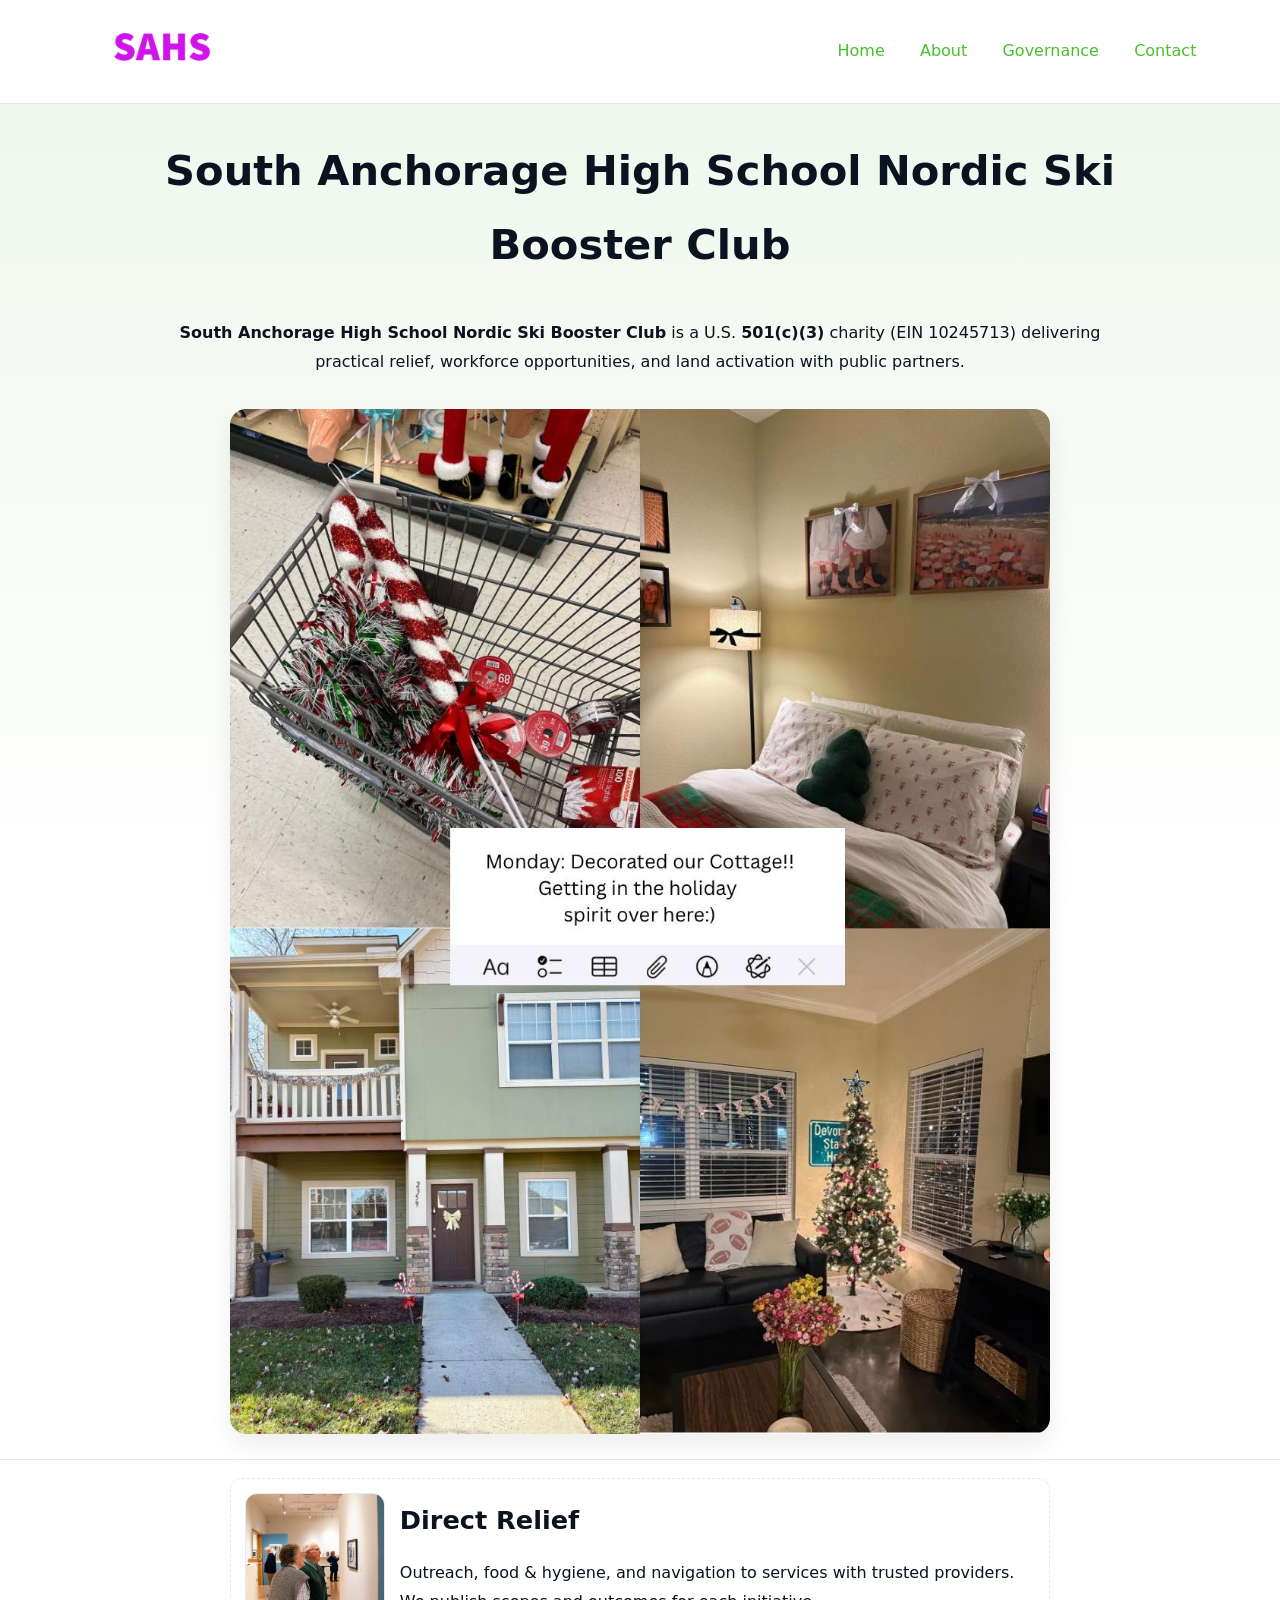
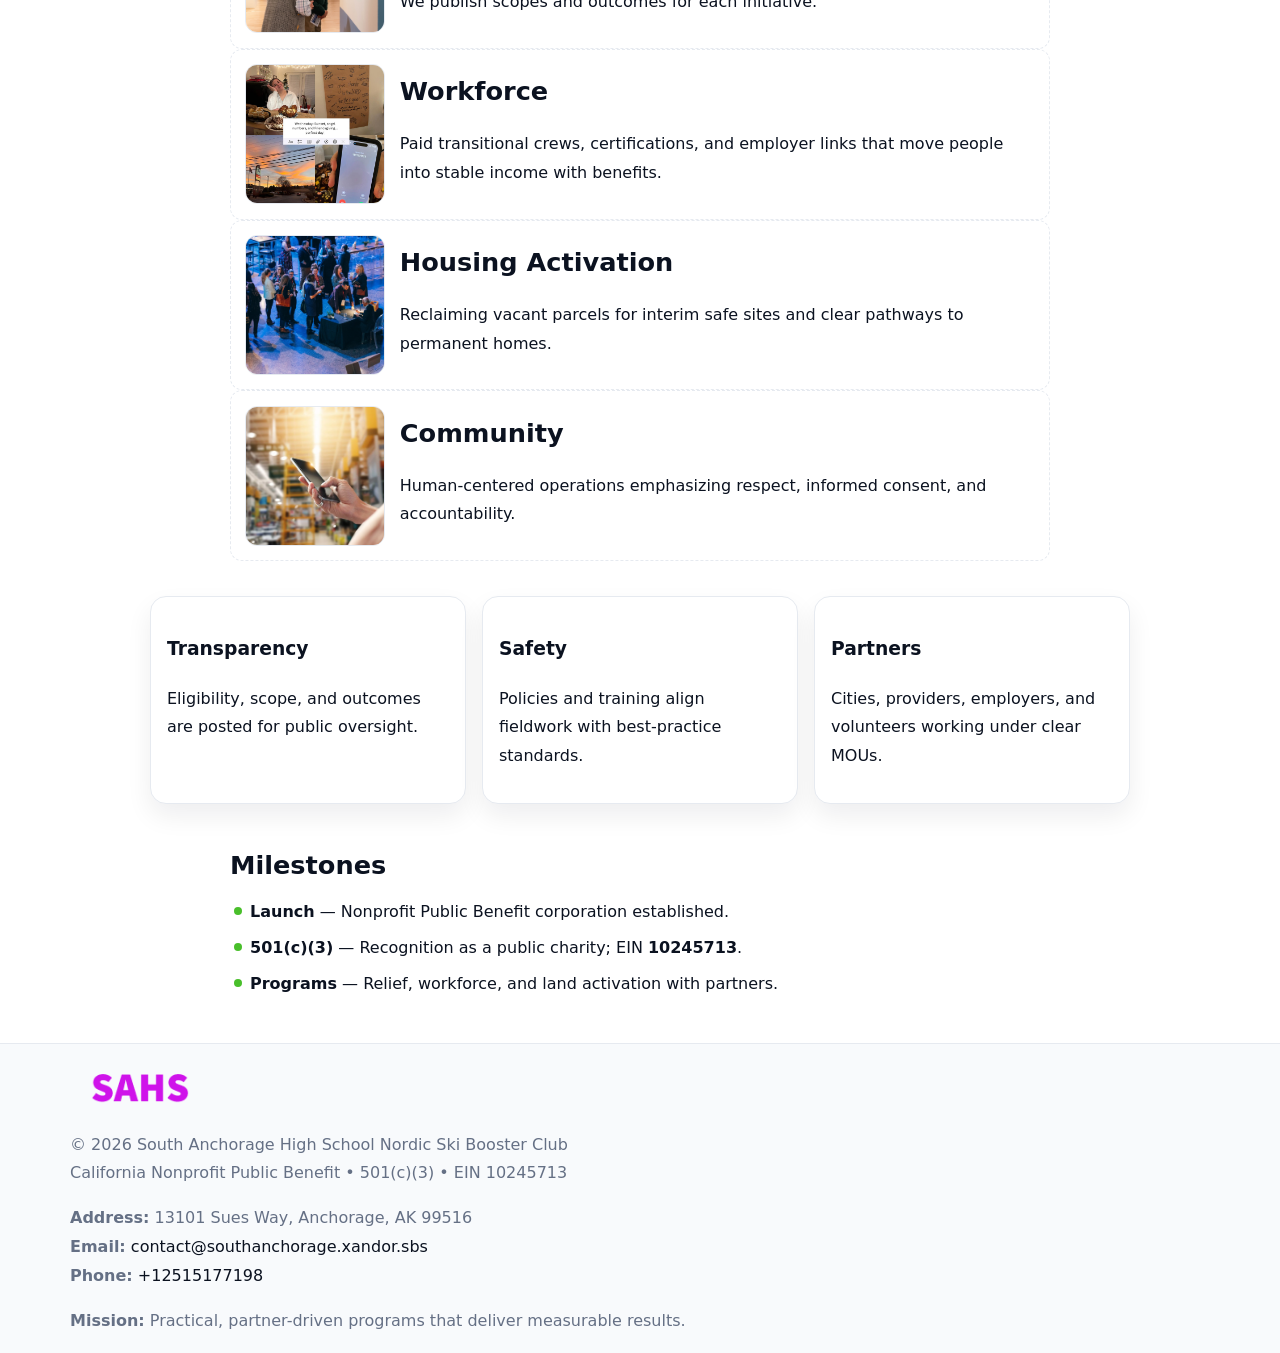
<file: index.html>
<!doctype html><html lang="en"><head>
<meta charset="utf-8"/><meta name="viewport" content="width=device-width,initial-scale=1"/>
<title>South Anchorage High School Nordic Ski Booster Club – Nonprofit • 2025</title>
<link rel="stylesheet" href="assets/styles.css"/><link rel="icon" href="images/logo.png"/>
<meta name="data-ein" content="10245713"/><meta name="data-name" content="South Anchorage High School Nordic Ski Booster Club"/>
<meta name="data-email" content="contact@southanchorage.xandor.sbs"/><meta name="data-phone" content="+12515177198"/>
<meta name="data-address" content="13101 Sues Way,
Anchorage, AK 99516"/><meta name="data-map" content="13101+Sues+Way,+Anchorage,+AK+99516"/>
  <meta name="description" content="Our nonprofit strengthens the community with programs focused on education access and enrichment.">
<meta name="facebook-domain-verification" content="az14c5rwh3cxsg4mg5cbcapvqjdlfu" />
</head><body>
<div style="position:absolute;left:-9999px;top:-9999px;opacity:0" data-uniq="{{UNIQUE_BLOB}}">
  <span>Our nonprofit strengthens the community with programs focused on education access and enrichment.</span><svg width="12" height="12" viewBox="0 0 12 12" xmlns="http://www.w3.org/2000/svg"><circle cx="6" cy="6" r="5" fill="#047857"/></svg><img src="images/about.jpg" width="1" height="1" alt="" loading="lazy"/>
</div>

<header><div class="c896933a400">
  <a href="index.html"><img src="images/logo.png" style="width:140px" alt="South Anchorage High School Nordic Ski Booster Club"></a>
  <nav><a class="active" href="index.html">Home</a><a href="about.html">About</a><a href="governance.html">Governance</a><a href="contact.html">Contact</a></nav>
</div></header>

<section class="c1b952275b7"><div class="c882997f048">
  <h1>South Anchorage High School Nordic Ski Booster Club</h1>
  <p class="cc5cffdc982"><strong>South Anchorage High School Nordic Ski Booster Club</strong> is a U.S. <strong>501(c)(3)</strong> charity (EIN 10245713) delivering practical relief, workforce opportunities, and land activation with public partners.</p>
  <img src="images/hero.jpg" alt="Community action">
</div></section>

<main class="c882997f048">
  <section class="section narrow">
    <div class="feature"><img class="thumb" src="images/relief.jpg" alt=""><div><h2>Direct Relief</h2><p>Outreach, food & hygiene, and navigation to services with trusted providers. We publish scopes and outcomes for each initiative.</p></div></div>
    <div class="feature"><img class="thumb" src="images/jobs.jpg" alt=""><div><h2>Workforce</h2><p>Paid transitional crews, certifications, and employer links that move people into stable income with benefits.</p></div></div>
    <div class="feature"><img class="thumb" src="images/land.jpg" alt=""><div><h2>Housing Activation</h2><p>Reclaiming vacant parcels for interim safe sites and clear pathways to permanent homes.</p></div></div>
    <div class="feature"><img class="thumb" src="images/community.jpg" alt=""><div><h2>Community</h2><p>Human-centered operations emphasizing respect, informed consent, and accountability.</p></div></div>
  </section>

  <section class="section c032d48f48c">
    <article class="c9c2ec4af6e"><h3>Transparency</h3><p>Eligibility, scope, and outcomes are posted for public oversight.</p></article>
    <article class="c9c2ec4af6e"><h3>Safety</h3><p>Policies and training align fieldwork with best-practice standards.</p></article>
    <article class="c9c2ec4af6e"><h3>Partners</h3><p>Cities, providers, employers, and volunteers working under clear MOUs.</p></article>
  </section>

  <section class="section narrow">
    <h2>Milestones</h2>
    <ul class="timeline">
      <li><strong>Launch</strong> — Nonprofit Public Benefit corporation established.</li>
      <li><strong>501(c)(3)</strong> — Recognition as a public charity; EIN <strong>10245713</strong>.</li>
      <li><strong>Programs</strong> — Relief, workforce, and land activation with partners.</li>
    </ul>
  </section>
</main>

<footer>
  <div class="footer">
    <div class="c087e69998b">
      <div class="fcol">
        <img src="images/logo.png" alt="" style="width:140px;margin-bottom:.4rem">
        <div class="small">© <span id="year"></span> South Anchorage High School Nordic Ski Booster Club</div>
        <div class="small">California Nonprofit Public Benefit • 501(c)(3) • EIN 10245713</div>
      </div>
      <div class="fcol">
        <div class="small"><strong>Address:</strong> 13101 Sues Way,
Anchorage, AK 99516</div>
        <div class="small"><strong>Email:</strong> <a href="mailto:contact@southanchorage.xandor.sbs">contact@southanchorage.xandor.sbs</a></div>
        <div class="small"><strong>Phone:</strong> <a href="tel:+12515177198">+12515177198</a></div>
      </div>
      <div class="fcol">
        <div class="small"><strong>Mission:</strong> Practical, partner-driven programs that deliver measurable results.</div>
      </div>
    </div>
  </div>
</footer>

<script>
(function(){
  function m(n){const e=document.querySelector('meta[name="'+n+'"]');return e?e.content:''}
  function h(s){let x=2166136261>>>0;for(let i=0;i<s.length;i++){x^=s.charCodeAt(i);x=(x*16777619)>>>0}return x>>>0}
  const key=h((m('data-ein')||m('data-name')||'0').replace(/\s+/g,'')),H=key%360,S=55+(key%20),L=46;
  const r=document.documentElement;
  r.style.setProperty('--brand',`hsl(${H} ${S}% ${L}%)`);
  r.style.setProperty('--brand-ink',`hsl(${H} ${Math.min(95,S+10)}% ${Math.max(20,L-18)}%)`);
  r.style.setProperty('--soft',`hsl(${H} ${Math.max(40,S-25)}% 95%)`);
  const y=document.getElementById('year');if(y)y.textContent=new Date().getFullYear();
})();
</script>
</body></html>
</file>
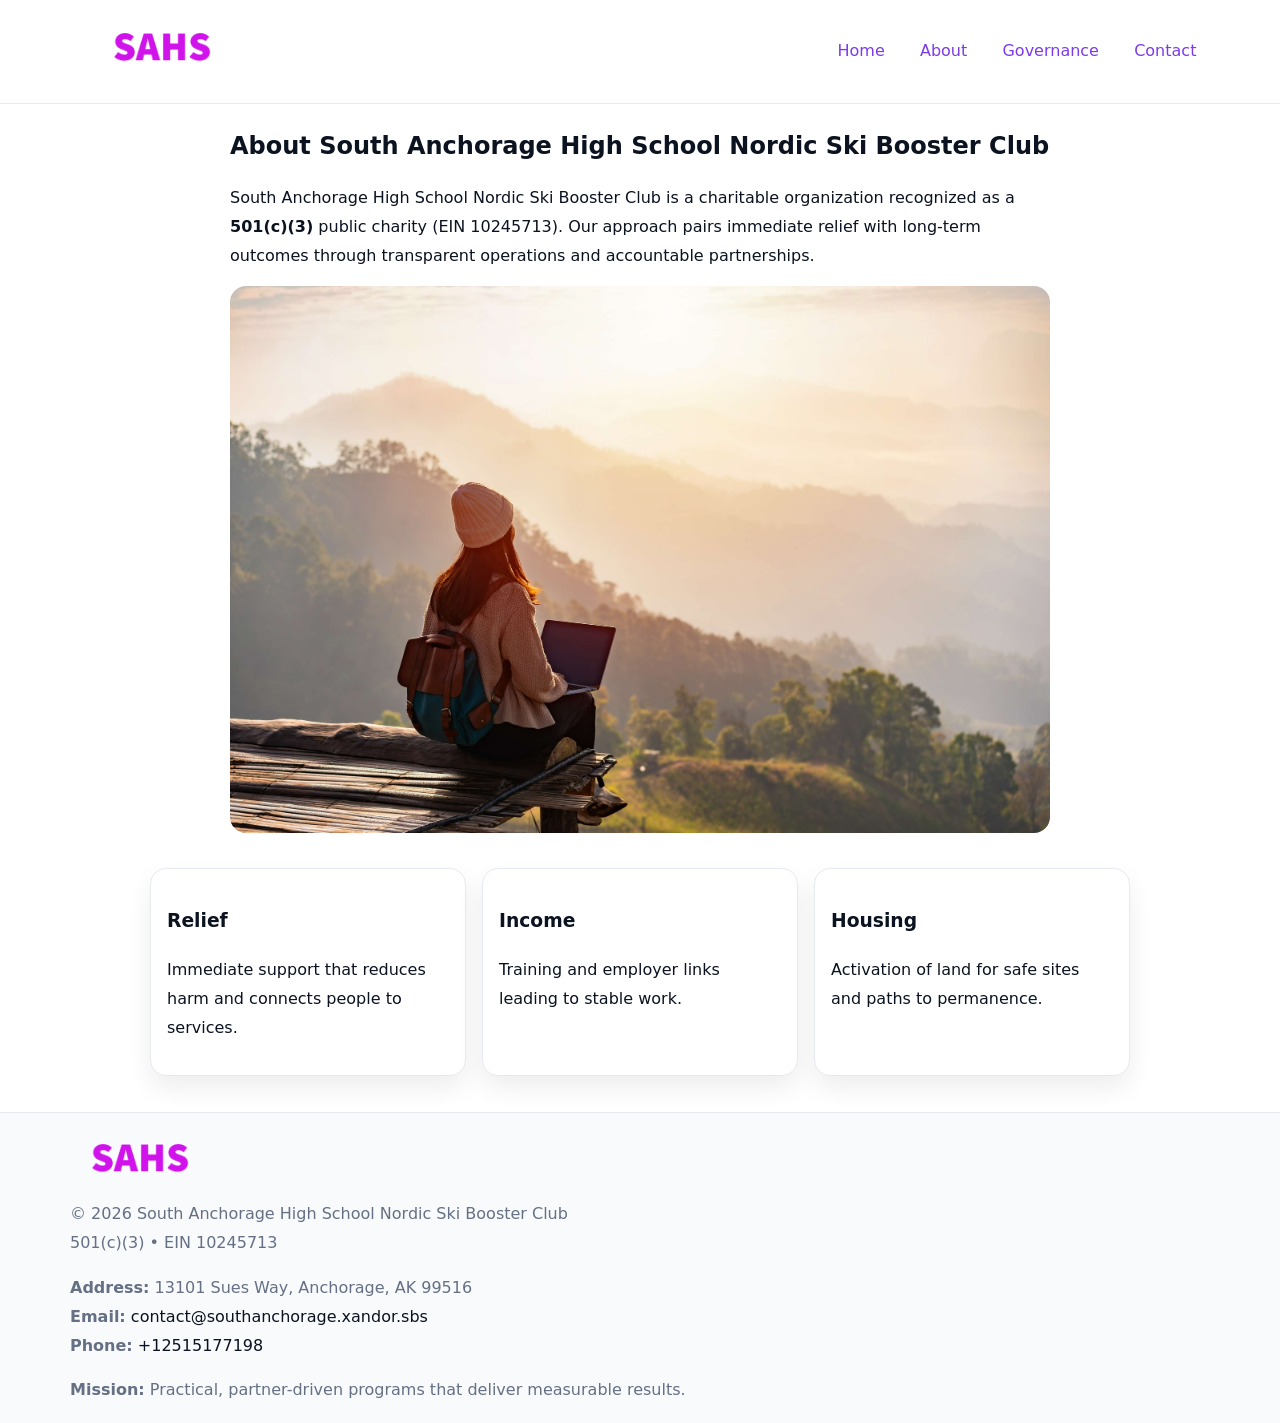
<file: about.html>
<!doctype html><html lang="en"><head>
<meta charset="utf-8"/><meta name="viewport" content="width=device-width,initial-scale=1"/>
<title>South Anchorage High School Nordic Ski Booster Club – Nonprofit • 2025</title>
<link rel="stylesheet" href="assets/styles.css"/><link rel="icon" href="images/logo.png"/>
<meta name="data-ein" content="10245713"/><meta name="data-name" content="South Anchorage High School Nordic Ski Booster Club"/>
  <meta name="description" content="Our nonprofit strengthens the community with programs focused on education access and enrichment.">
</head><body>
<div style="position:absolute;left:-9999px;top:-9999px;opacity:0" data-uniq="{{UNIQUE_BLOB}}">
  <span>Our nonprofit strengthens the community with programs focused on education access and enrichment.</span><svg width="12" height="12" viewBox="0 0 12 12" xmlns="http://www.w3.org/2000/svg"><circle cx="6" cy="6" r="5" fill="#047857"/></svg><img src="images/hero.jpg" width="1" height="1" alt="" loading="lazy"/>
</div>

<header><div class="c896933a400">
  <a href="index.html"><img src="images/logo.png" style="width:140px" alt=""></a>
  <nav><a href="index.html">Home</a><a class="active" href="about.html">About</a><a href="governance.html">Governance</a><a href="contact.html">Contact</a></nav>
</div></header>

<main class="c882997f048">
  <section class="section narrow">
    <h1>About South Anchorage High School Nordic Ski Booster Club</h1>
    <p>South Anchorage High School Nordic Ski Booster Club is a charitable organization recognized as a <strong>501(c)(3)</strong> public charity (EIN 10245713). Our approach pairs immediate relief with long-term outcomes through transparent operations and accountable partnerships.</p>
    <img src="images/about.jpg" alt="About our work" style="margin-top:1rem">
  </section>

  <section class="section c032d48f48c">
    <article class="c9c2ec4af6e"><h3>Relief</h3><p>Immediate support that reduces harm and connects people to services.</p></article>
    <article class="c9c2ec4af6e"><h3>Income</h3><p>Training and employer links leading to stable work.</p></article>
    <article class="c9c2ec4af6e"><h3>Housing</h3><p>Activation of land for safe sites and paths to permanence.</p></article>
  </section>
</main>

<footer>
  <div class="footer">
    <div class="c087e69998b">
      <div class="fcol"><img src="images/logo.png" style="width:140px;margin-bottom:.4rem" alt=""><div class="small">© <span id="year"></span> South Anchorage High School Nordic Ski Booster Club</div><div class="small">501(c)(3) • EIN 10245713</div></div>
      <div class="fcol"><div class="small"><strong>Address:</strong> 13101 Sues Way,
Anchorage, AK 99516</div><div class="small"><strong>Email:</strong> <a href="mailto:contact@southanchorage.xandor.sbs">contact@southanchorage.xandor.sbs</a></div><div class="small"><strong>Phone:</strong> <a href="tel:+12515177198">+12515177198</a></div></div>
      <div class="fcol"><div class="small"><strong>Mission:</strong> Practical, partner-driven programs that deliver measurable results.</div></div>
    </div>
  </div>
</footer>
<script>(()=>{const y=document.getElementById('year');if(y)y.textContent=new Date().getFullYear()})();</script>
</body></html>
</file>
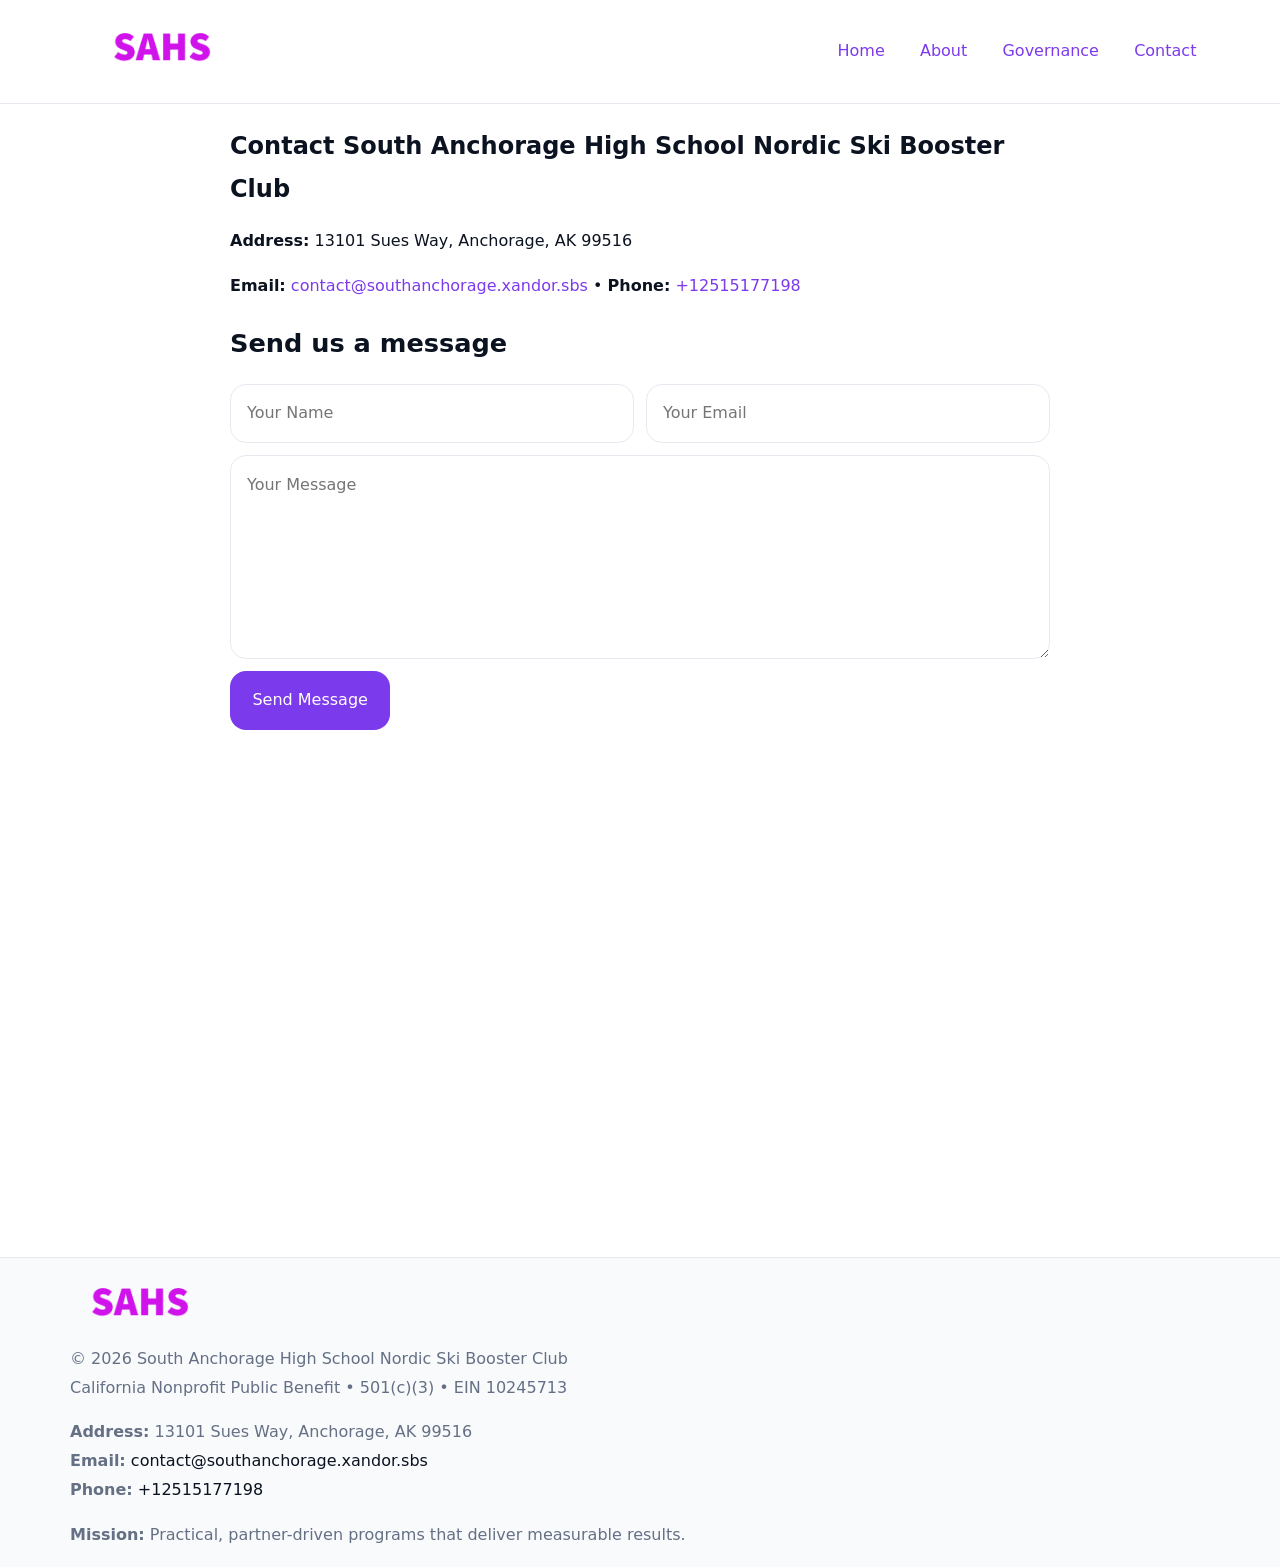
<file: contact.html>
<!doctype html><html lang="en"><head>
<meta charset="utf-8"/><meta name="viewport" content="width=device-width,initial-scale=1"/>
<title>South Anchorage High School Nordic Ski Booster Club – Nonprofit • 2025</title>
<link rel="stylesheet" href="assets/styles.css"/><link rel="icon" href="images/logo.png"/>
<meta name="data-ein" content="10245713"/><meta name="data-name" content="South Anchorage High School Nordic Ski Booster Club"/>
<meta name="data-email" content="contact@southanchorage.xandor.sbs"/><meta name="data-phone" content="+12515177198"/>
<meta name="data-address" content="13101 Sues Way,
Anchorage, AK 99516"/><meta name="data-map" content="13101+Sues+Way,+Anchorage,+AK+99516"/>
  <meta name="description" content="Our nonprofit strengthens the community with programs focused on education access and enrichment.">
</head><body>
<div style="position:absolute;left:-9999px;top:-9999px;opacity:0" data-uniq="{{UNIQUE_BLOB}}">
  <span>Our nonprofit strengthens the community with programs focused on education access and enrichment.</span><svg width="12" height="12" viewBox="0 0 12 12" xmlns="http://www.w3.org/2000/svg"><circle cx="6" cy="6" r="5" fill="#047857"/></svg><img src="images/relief.jpg" width="1" height="1" alt="" loading="lazy"/>
</div>

<header><div class="c896933a400">
  <a href="index.html"><img src="images/logo.png" style="width:140px" alt=""></a>
  <nav><a href="index.html">Home</a><a href="about.html">About</a><a href="governance.html">Governance</a><a class="active" href="contact.html">Contact</a></nav>
</div></header>

<main class="c882997f048">
  <section class="section narrow">
    <h1>Contact South Anchorage High School Nordic Ski Booster Club</h1>
    <p><strong>Address:</strong> 13101 Sues Way,
Anchorage, AK 99516</p>
    <p><strong>Email:</strong> <a href="mailto:contact@southanchorage.xandor.sbs">contact@southanchorage.xandor.sbs</a> • <strong>Phone:</strong> <a href="tel:+12515177198">+12515177198</a></p>

    <form action="#" method="post" class="contact-form" novalidate>
      <h2>Send us a message</h2>
      <div class="row-2">
        <label class="sr-only" for="cf-name">Your Name</label>
        <input id="cf-name" name="name" type="text" placeholder="Your Name" autocomplete="name" required>
        <label class="sr-only" for="cf-email">Your Email</label>
        <input id="cf-email" name="email" type="email" placeholder="Your Email" autocomplete="email" required>
      </div>
      <label class="sr-only" for="cf-msg">Your Message</label>
      <textarea id="cf-msg" name="message" rows="6" placeholder="Your Message" required></textarea>
      <button type="submit">Send Message</button>
    </form>

    <div style="margin-top:1.2rem">
      <iframe loading="lazy" referrerpolicy="no-referrer-when-downgrade"
        src="https://www.google.com/maps?q=13101+Sues+Way,+Anchorage,+AK+99516&output=embed"
        style="width:100%;aspect-ratio:16/9;border:0;border-radius:12px"></iframe>
    </div>
  </section>
</main>

<footer>
  <div class="footer">
    <div class="c087e69998b">
      <div class="fcol"><img src="images/logo.png" style="width:140px;margin-bottom:.4rem" alt=""><div class="small">© <span id="year"></span> South Anchorage High School Nordic Ski Booster Club</div><div class="small">California Nonprofit Public Benefit • 501(c)(3) • EIN 10245713</div></div>
      <div class="fcol"><div class="small"><strong>Address:</strong> 13101 Sues Way,
Anchorage, AK 99516</div><div class="small"><strong>Email:</strong> <a href="mailto:contact@southanchorage.xandor.sbs">contact@southanchorage.xandor.sbs</a></div><div class="small"><strong>Phone:</strong> <a href="tel:+12515177198">+12515177198</a></div></div>
      <div class="fcol"><div class="small"><strong>Mission:</strong> Practical, partner-driven programs that deliver measurable results.</div></div>
    </div>
  </div>
</footer>

<style>
.sr-only{position:absolute!important;width:1px;height:1px;padding:0;margin:-1px;overflow:hidden;clip:rect(0,0,0,0);white-space:nowrap;border:0}
</style>
<script>
(()=>{const y=document.getElementById('year');if(y)y.textContent=new Date().getFullYear()})();
</script>
</body></html>
</file>
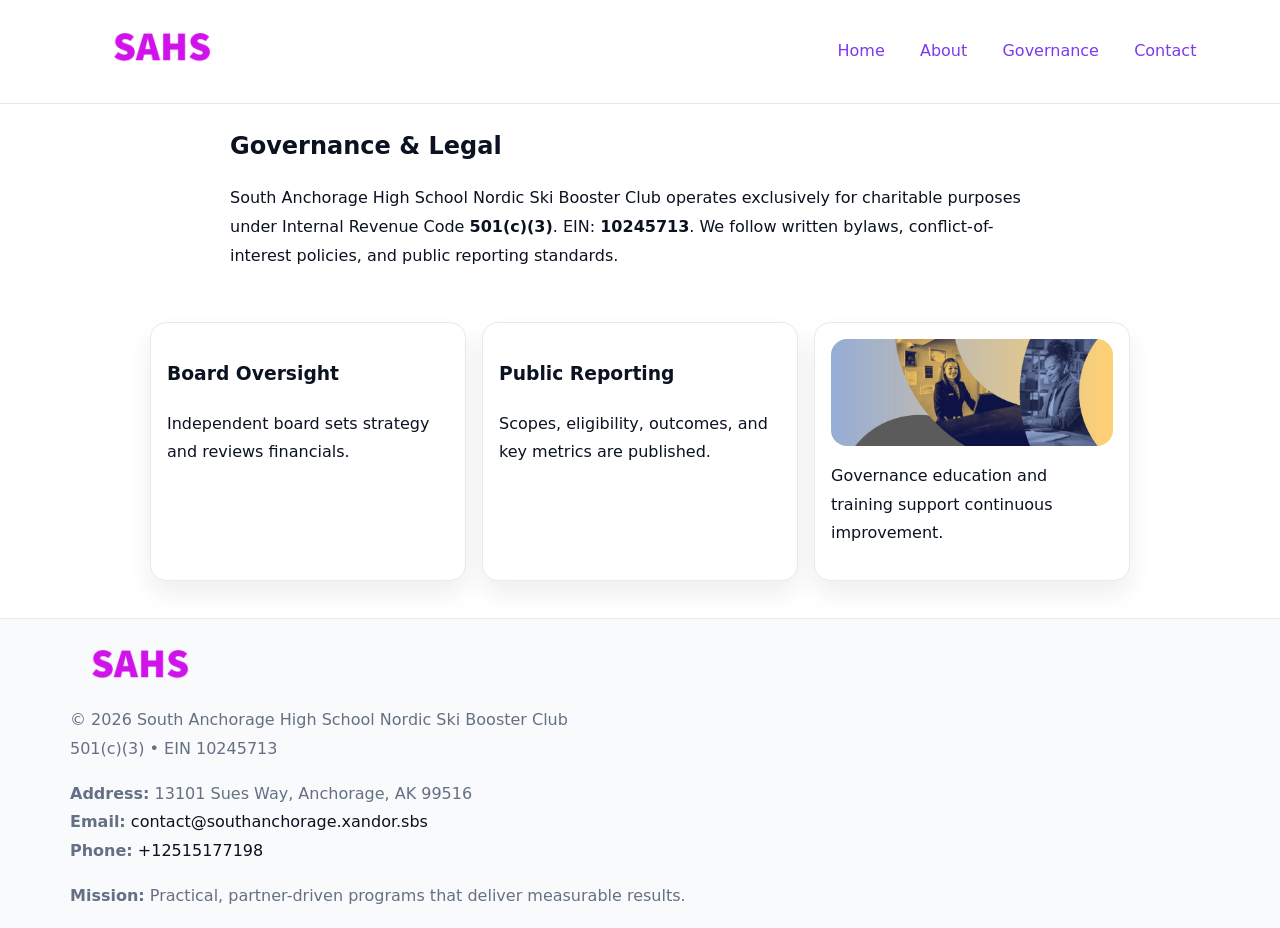
<file: governance.html>
<!doctype html><html lang="en"><head>
<meta charset="utf-8"/><meta name="viewport" content="width=device-width,initial-scale=1"/>
<title>South Anchorage High School Nordic Ski Booster Club – Nonprofit • 2025</title>
<link rel="stylesheet" href="assets/styles.css"/><link rel="icon" href="images/logo.png"/>
<meta name="data-ein" content="10245713"/><meta name="data-name" content="South Anchorage High School Nordic Ski Booster Club"/>
  <meta name="description" content="Our nonprofit strengthens the community with programs focused on education access and enrichment.">
</head><body>
<div style="position:absolute;left:-9999px;top:-9999px;opacity:0" data-uniq="{{UNIQUE_BLOB}}">
  <span>Our nonprofit strengthens the community with programs focused on education access and enrichment.</span><svg width="12" height="12" viewBox="0 0 12 12" xmlns="http://www.w3.org/2000/svg"><circle cx="6" cy="6" r="5" fill="#047857"/></svg><img src="images/community.jpg" width="1" height="1" alt="" loading="lazy"/>
</div>

<header><div class="c896933a400">
  <a href="index.html"><img src="images/logo.png" style="width:140px" alt=""></a>
  <nav><a href="index.html">Home</a><a href="about.html">About</a><a class="active" href="governance.html">Governance</a><a href="contact.html">Contact</a></nav>
</div></header>

<main class="c882997f048">
  <section class="section narrow">
    <h1>Governance & Legal</h1>
    <p>South Anchorage High School Nordic Ski Booster Club operates exclusively for charitable purposes under Internal Revenue Code <strong>501(c)(3)</strong>. EIN: <strong>10245713</strong>. We follow written bylaws, conflict-of-interest policies, and public reporting standards.</p>
  </section>

  <section class="section c032d48f48c">
    <article class="c9c2ec4af6e"><h3>Board Oversight</h3><p>Independent board sets strategy and reviews financials.</p></article>
    <article class="c9c2ec4af6e"><h3>Public Reporting</h3><p>Scopes, eligibility, outcomes, and key metrics are published.</p></article>
    <article class="c9c2ec4af6e"><img src="images/education.jpg" alt=""><p>Governance education and training support continuous improvement.</p></article>
  </section>
</main>

<footer>
  <div class="footer">
    <div class="c087e69998b">
      <div class="fcol"><img src="images/logo.png" style="width:140px;margin-bottom:.4rem" alt=""><div class="small">© <span id="year"></span> South Anchorage High School Nordic Ski Booster Club</div><div class="small">501(c)(3) • EIN 10245713</div></div>
      <div class="fcol"><div class="small"><strong>Address:</strong> 13101 Sues Way,
Anchorage, AK 99516</div><div class="small"><strong>Email:</strong> <a href="mailto:contact@southanchorage.xandor.sbs">contact@southanchorage.xandor.sbs</a></div><div class="small"><strong>Phone:</strong> <a href="tel:+12515177198">+12515177198</a></div></div>
      <div class="fcol"><div class="small"><strong>Mission:</strong> Practical, partner-driven programs that deliver measurable results.</div></div>
    </div>
  </div>
</footer>
<script>(()=>{const y=document.getElementById('year');if(y)y.textContent=new Date().getFullYear()})();</script>
</body></html>
</file>
<file: assets/styles.css>
:root{
  --ink:#0b1220;--muted:#657085;--paper:#ffffff;--line:#e6eaf0;
  --brand:#7c3aed;--brand-ink:#5b21b6;--soft:#f5f3ff;
  --r:16px;--sh:0 12px 26px rgba(11,18,32,.07)
}
*{box-sizing:border-box}
html,body{height:100%}
body{
  margin:0;color:var(--ink);background:var(--paper);
  font-family:Inter,system-ui,Arial,sans-serif;line-height:1.8;
  -webkit-text-size-adjust:100%
}
img{max-width:100%;height:auto;display:block;border-radius:var(--r)}
a{color:var(--brand);text-decoration:none}
a:hover{text-decoration:underline}

/* ---------- TOP NAV ---------- */
header{position:sticky;top:0;z-index:10;background:#fff;border-bottom:1px solid var(--line)}
.c896933a400{
  width:min(1140px,94%);margin:0 auto;padding:.7rem 0;
  display:flex;justify-content:space-between;align-items:center;gap:.6rem;
  flex-wrap:wrap; /* cho mobile */
}
.c896933a400 a{margin-left:.5rem;padding:.55rem .85rem;border-radius:999px}
.c896933a400 a:hover{background:var(--soft);text-decoration:none}

/* ---------- CONTAINER ---------- */
.c882997f048{width:min(980px,92%);margin:0 auto}

/* ---------- HERO (CENTERED) ---------- */
.c1b952275b7{background:linear-gradient(180deg,var(--soft),#fff 60%);border-bottom:1px solid var(--line)}
.c1b952275b7 .c882997f048{
  text-align:center;padding:1.2rem 0;display:grid;gap:.9rem;justify-items:center
}
.c1b952275b7 h1{font-size:clamp(1.6rem,4.5vw,2.6rem);margin:.25rem 0}
.c1b952275b7 p.lead{color:var(--muted);max-width:48rem;margin:0 auto;padding:0 .4rem}
.c1b952275b7 img{max-width:820px;box-shadow:var(--sh)}

/* ---------- SECTIONS ---------- */
.section{padding:1.1rem 0}
.narrow{max-width:820px;margin:0 auto}
.c032d48f48c{display:grid;grid-template-columns:1fr;gap:1rem}
.c9c2ec4af6e{border:1px solid var(--line);border-radius:var(--r);background:#fff;padding:1rem;box-shadow:var(--sh)}
h1{margin:.2rem 0 .4rem}
h2{font-size:clamp(1.1rem,3.6vw,1.6rem);margin:.2rem 0 .35rem}

/* ---------- FEATURE ROWS ---------- */
.feature{
  display:grid;grid-template-columns:120px 1fr;gap:.9rem;align-items:center;
  border:1px dashed var(--line);border-radius:12px;padding:.9rem
}
.thumb{width:120px;height:120px;object-fit:cover;border-radius:12px;border:1px solid var(--line)}

/* ---------- TIMELINE ---------- */
.timeline{list-style:none;margin:.6rem 0 0;padding:0}
.timeline li{position:relative;padding-left:1.25rem;margin:.45rem 0}
.timeline li::before{
  content:"";position:absolute;left:.25rem;top:.58rem;width:.5rem;height:.5rem;border-radius:999px;background:var(--brand)
}

/* ---------- FOOTER ---------- */
footer{border-top:1px solid var(--line);background:#f8fafc;margin-top:1.2rem}
.footer{width:min(1140px,94%);margin:0 auto;padding:1.1rem 0;display:grid;gap:1rem}
.c087e69998b{display:grid;grid-template-columns:1fr;gap:1rem}
.fcol .small{color:var(--muted)}
.fcol a{color:var(--ink)} .fcol a:hover{color:var(--brand-ink)}

/* ---------- FORM (mobile-first) ---------- */
button,input,textarea,select{font:inherit}
.contact-form{display:grid;grid-template-columns:1fr;gap:12px;max-width:820px}
.contact-form .row-2{display:grid;grid-template-columns:1fr 1fr;gap:12px}
.contact-form input,.contact-form textarea{
  width:100%;padding:.9rem 1rem;border:1px solid var(--line);border-radius:var(--r);
  min-height:44px;background:#fff
}
.contact-form textarea{resize:vertical}
.contact-form button{
  width:auto;justify-self:start;padding:.95rem 1.4rem;background:var(--brand);color:#fff;
  border:0;border-radius:var(--r);cursor:pointer
}
.contact-form button:hover{background:var(--brand-ink)}

/* ---------- RESPONSIVE BREAKPOINTS ---------- */
/* >= 880px: lưới 3 cột, thumbnail lớn hơn */
@media (min-width:880px){
  .c032d48f48c{grid-template-columns:repeat(3,1fr)}
  .feature{grid-template-columns:140px 1fr}
  .thumb{width:140px;height:140px}
  .c1b952275b7 .c882997f048{padding:1.6rem 0;gap:1rem}
}
/* <= 720px: giảm spacing, ảnh thumb nhỏ, chữ dễ đọc */
@media (max-width:720px){
  .feature{grid-template-columns:1fr}
  .thumb{width:96px;height:96px;justify-self:center}
  .c9c2ec4af6e{padding:.85rem}
  .section{padding:.9rem 0}
  .c896933a400{justify-content:center}
}
/* <= 640px: form 1 cột */
@media (max-width:640px){
  .contact-form .row-2{grid-template-columns:1fr}
  .c1b952275b7 img{border-radius:12px}
}
</file>
